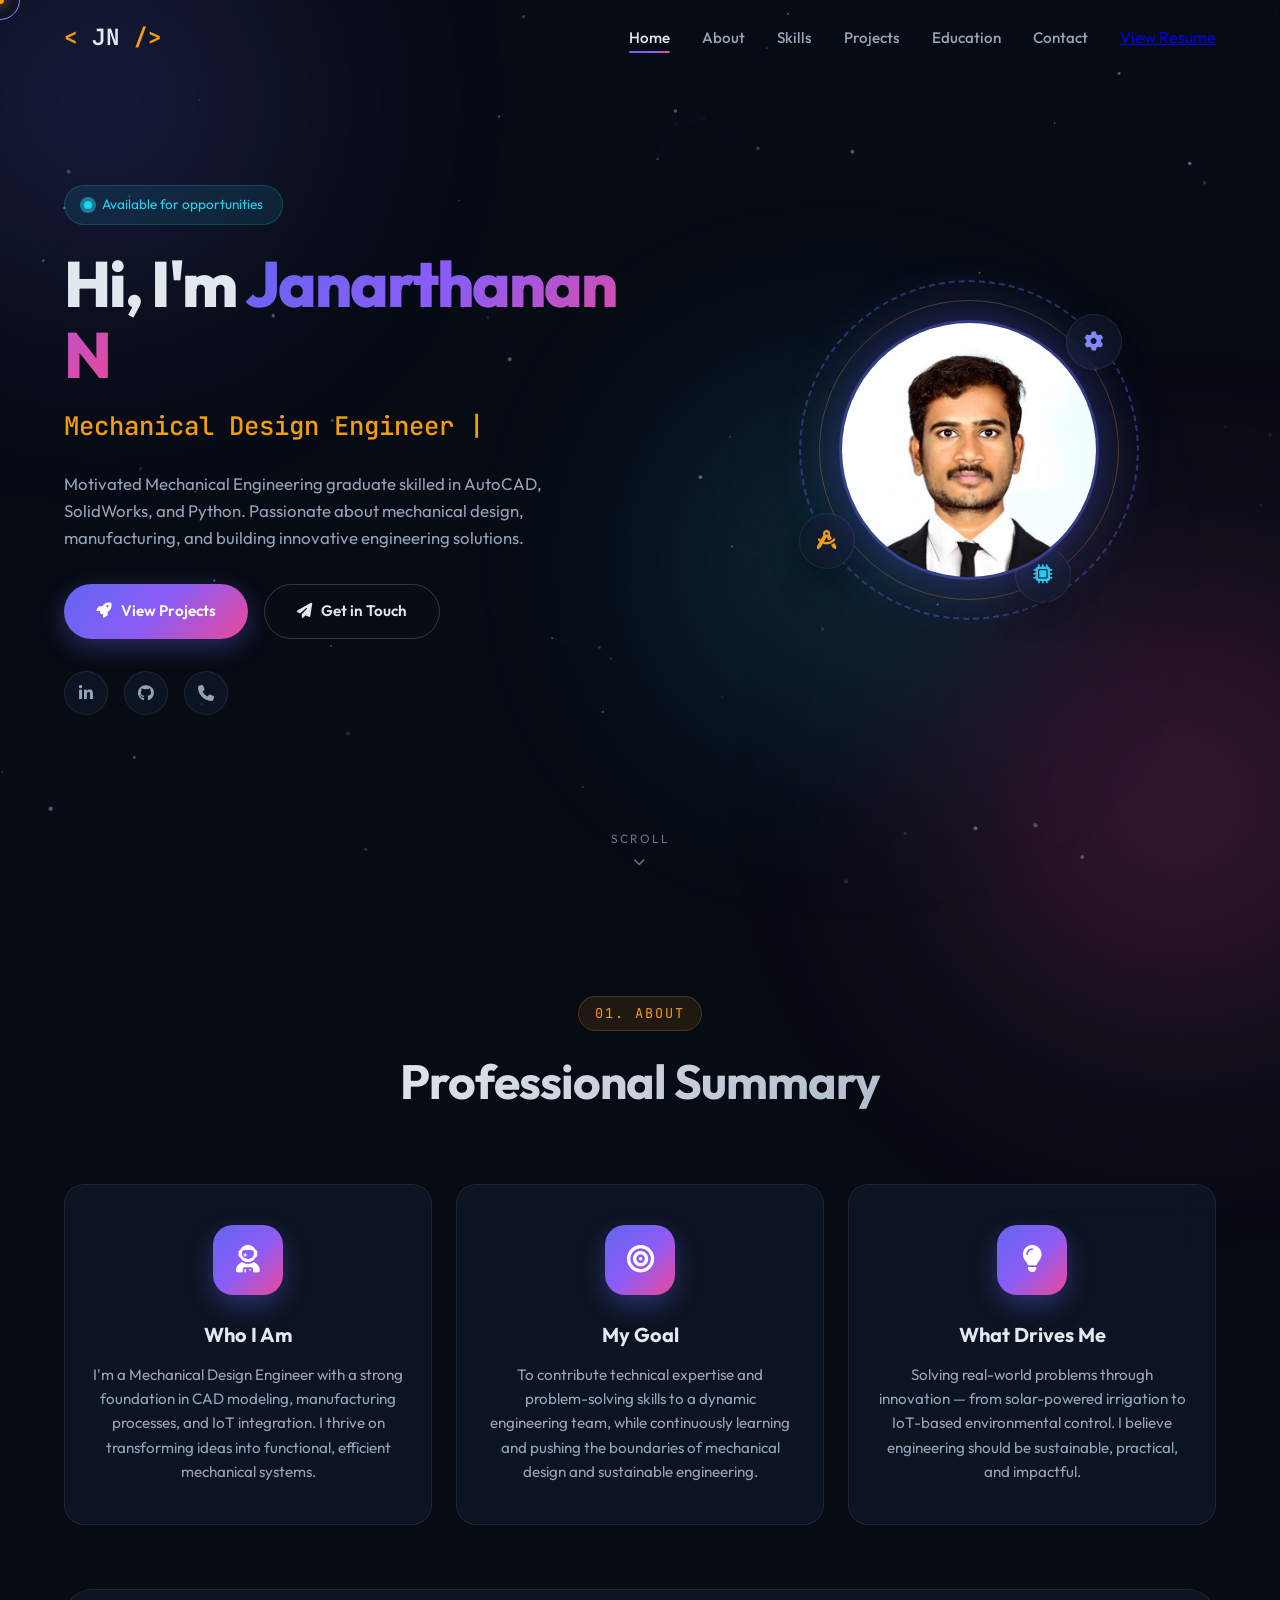
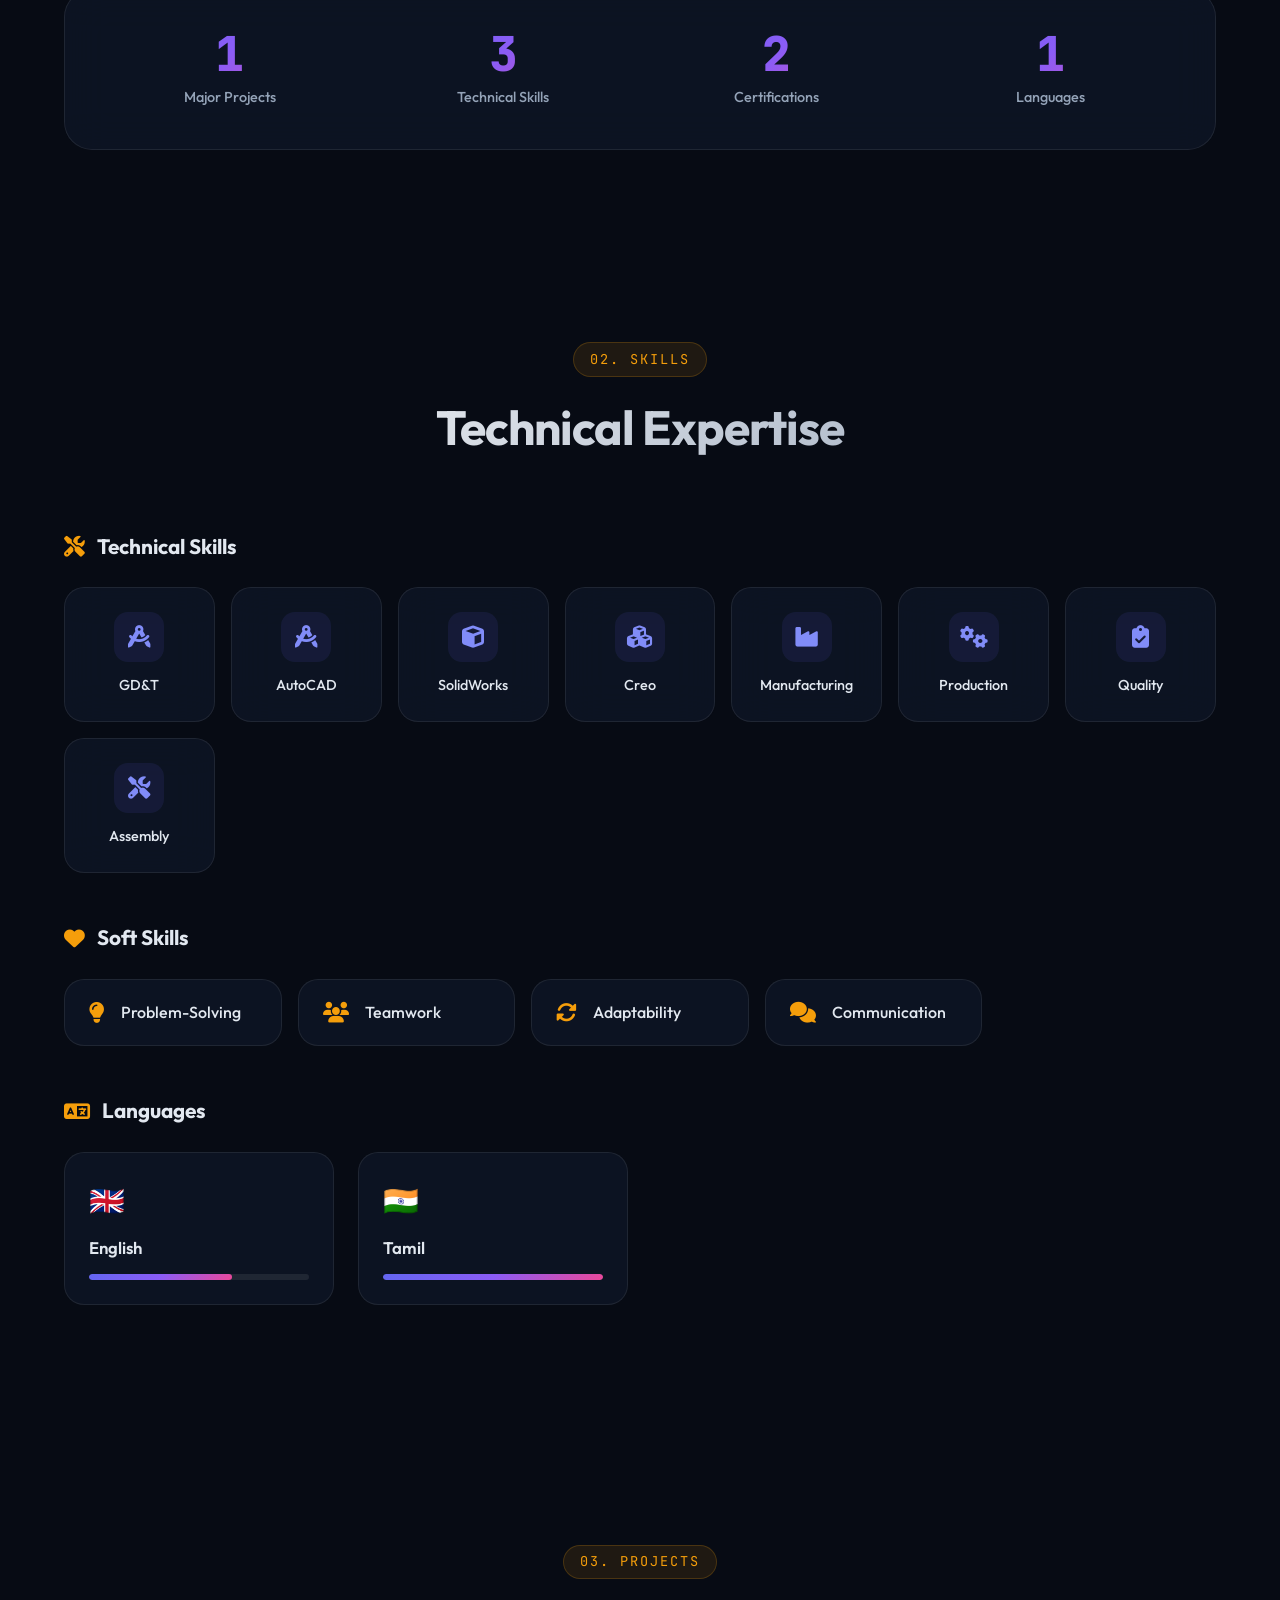
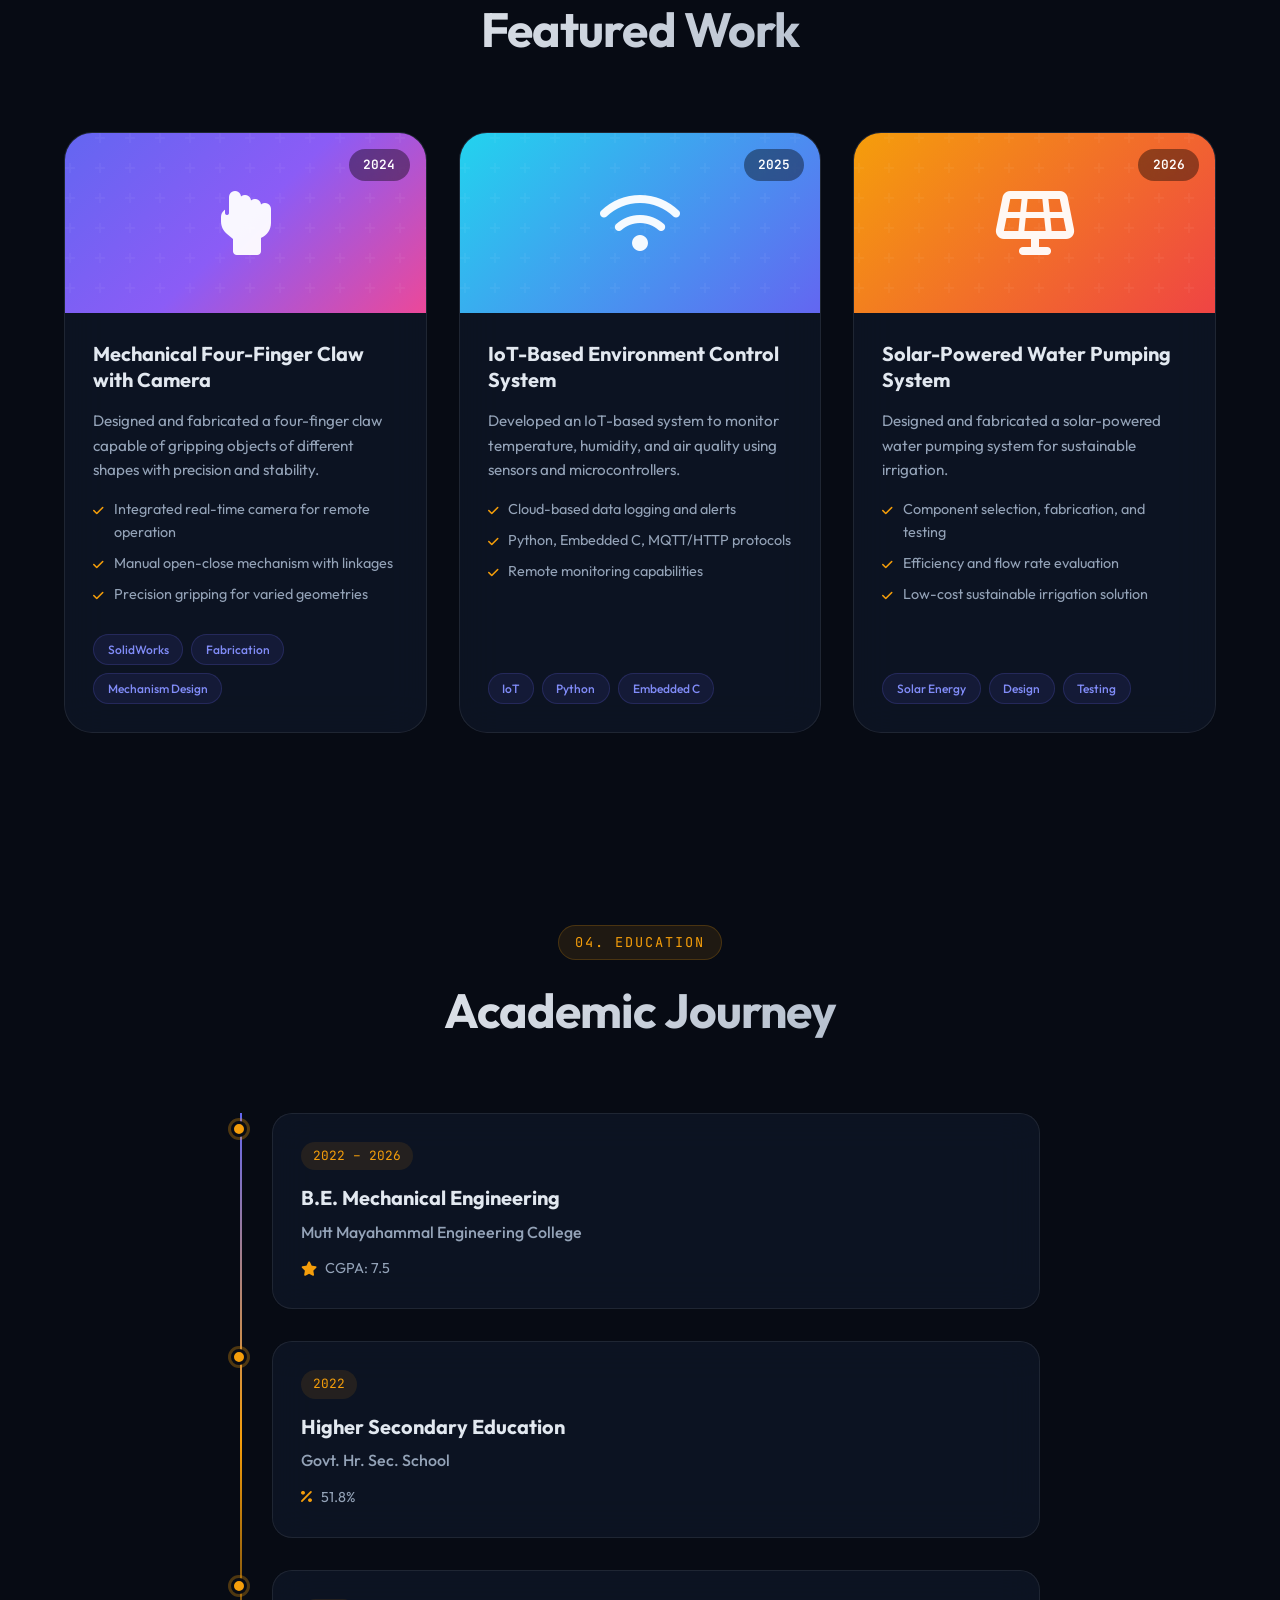
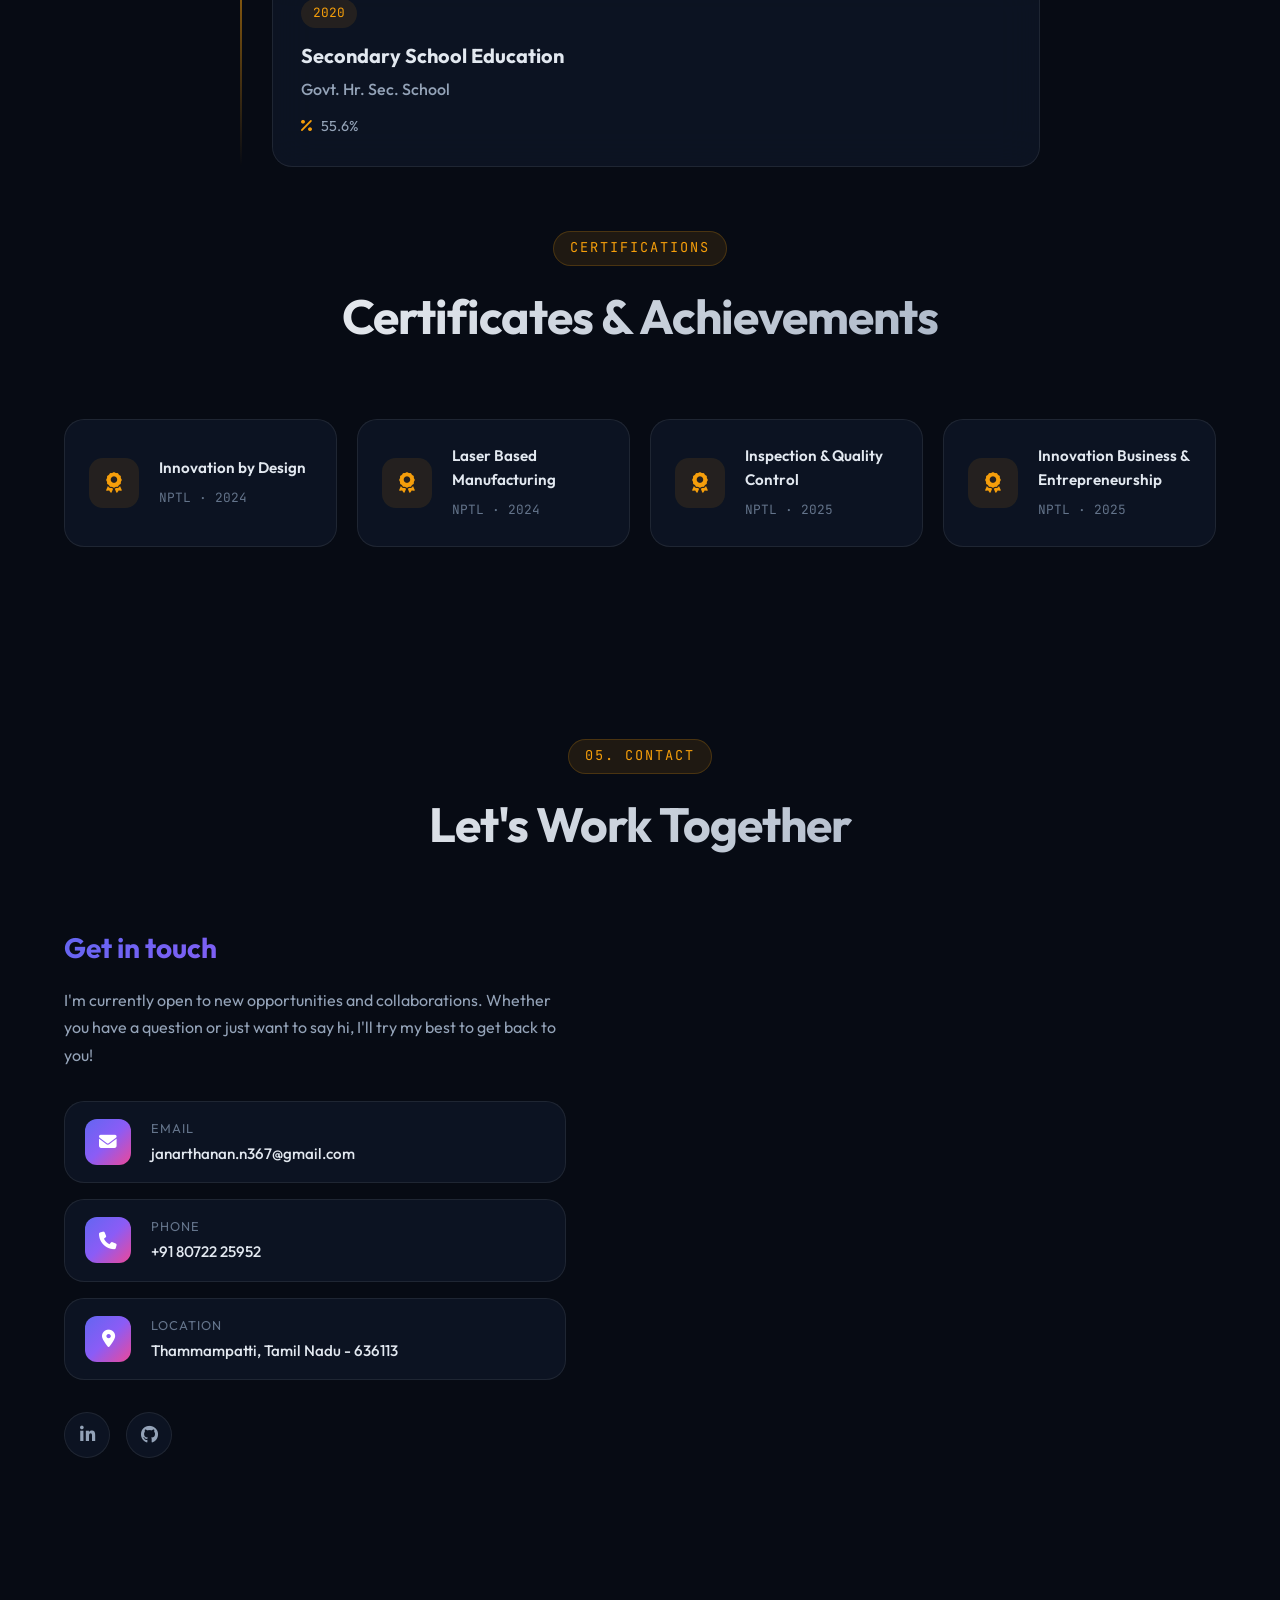
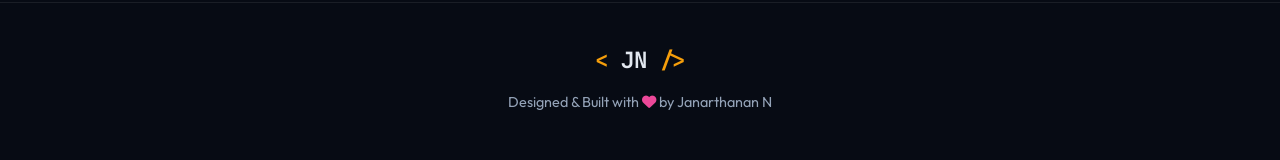
<file: index.html>
<!DOCTYPE html>
<html lang="en">
<head>
  <meta charset="UTF-8">
  <meta name="viewport" content="width=device-width, initial-scale=1.0">
  <meta name="description" content="Janarthanan N - Mechanical Design Engineer Portfolio">
  <title>Janarthanan N | Mechanical Design Engineer</title>
  
  <!-- Font Awesome -->
  <link rel="stylesheet" href="https://cdnjs.cloudflare.com/ajax/libs/font-awesome/6.4.0/css/all.min.css">
  
  <!-- Google Fonts -->
  <link rel="preconnect" href="https://fonts.googleapis.com">
  <link rel="preconnect" href="https://fonts.gstatic.com" crossorigin>
  <link href="https://fonts.googleapis.com/css2?family=Outfit:wght@300;400;500;600;700;800&family=JetBrains+Mono:wght@400;500&display=swap" rel="stylesheet">
  
  <!-- Stylesheet -->
  <link rel="stylesheet" href="style.css">
</head>
<body>

  <!-- Custom Cursor -->
  <div class="cursor-dot" data-cursor-dot></div>
  <div class="cursor-outline" data-cursor-outline></div>

  <!-- Particle Canvas Background -->
  <canvas id="particle-canvas"></canvas>

  <!-- Animated Gradient Orbs -->
  <div class="gradient-orb orb-1"></div>
  <div class="gradient-orb orb-2"></div>
  <div class="gradient-orb orb-3"></div>

  <!-- Scroll Progress Bar -->
  <div class="scroll-progress" id="scrollProgress"></div>

  <!-- Navigation -->
  <nav class="navbar" id="navbar">
    <div class="nav-container">
      <a href="#home" class="nav-logo">
        <span class="logo-bracket">&lt;</span>
        JN
        <span class="logo-bracket">/&gt;</span>
      </a>
      <ul class="nav-menu" id="navMenu">
        <li><a href="#home" class="nav-link active">Home</a></li>
        <li><a href="#about" class="nav-link">About</a></li>
        <li><a href="#skills" class="nav-link">Skills</a></li>
        <li><a href="#projects" class="nav-link">Projects</a></li>
        <li><a href="#education" class="nav-link">Education</a></li>
        <li><a href="#contact" class="nav-link">Contact</a></li>
        <li><a href="resume.html" class="resume-btn" target="_blank">
          View Resume
        </a></li>
      </ul>
      <div class="hamburger" id="hamburger">
        <span></span>
        <span></span>
        <span></span>
      </div>
    </div>
  </nav>

  <!-- Hero Section -->
  <section class="hero section" id="home">
    <div class="hero-container">
      <div class="hero-content">
        <div class="hero-badge reveal">
          <span class="pulse-dot"></span>
          Available for opportunities
        </div>
        <h1 class="hero-title reveal">
          Hi, I'm <span class="gradient-text">Janarthanan N</span>
        </h1>
        <div class="hero-subtitle reveal">
          <span class="typing-text" id="typingText"></span>
          <span class="cursor-blink">|</span>
        </div>
        <p class="hero-description reveal">
          Motivated Mechanical Engineering graduate skilled in AutoCAD, SolidWorks, and Python. 
          Passionate about mechanical design, manufacturing, and building innovative engineering solutions.
        </p>
        <div class="hero-buttons reveal">
          <a href="#projects" class="btn btn-primary">
            <i class="fas fa-rocket"></i> View Projects
          </a>
          <a href="#contact" class="btn btn-outline">
            <i class="fas fa-paper-plane"></i> Get in Touch
          </a>
        </div>
        <div class="hero-socials reveal">
          <a href="https://linkedin.com/in/janarthanan-n-9048a2269" target="_blank" rel="noopener" aria-label="LinkedIn">
            <i class="fab fa-linkedin-in"></i>
          </a>
          <a href="https://github.com/Janarthanan367" target="_blank" rel="noopener" aria-label="GitHub">
            <i class="fab fa-github"></i>
          </a>
          <a href="tel:+918072225952" aria-label="Phone">
            <i class="fas fa-phone"></i>
          </a>
        </div>
      </div>
      <div class="hero-visual reveal">
        <div class="avatar-wrapper">
          <div class="avatar-ring"></div>
          <div class="avatar-ring ring-2"></div>
          <div class="avatar-container">
            <img src="compressed_1000083585.jpg.jpeg" 
                 alt="Janarthanan N" class="avatar-img">
          </div>
          <div class="floating-badge badge-1">
            <i class="fas fa-cog"></i>
          </div>
          <div class="floating-badge badge-2">
            <i class="fas fa-drafting-compass"></i>
          </div>
          <div class="floating-badge badge-3">
            <i class="fas fa-microchip"></i>
          </div>
        </div>
      </div>
    </div>
    <a href="#about" class="scroll-indicator">
      <span>Scroll</span>
      <i class="fas fa-chevron-down"></i>
    </a>
  </section>

  <!-- About / Summary Section -->
  <section class="section" id="about">
    <div class="container">
      <div class="section-header reveal">
        <span class="section-tag">01. About</span>
        <h2 class="section-title">Professional Summary</h2>
      </div>
      <div class="about-grid">
        <div class="about-card glass-card reveal">
          <div class="about-icon">
            <i class="fas fa-user-astronaut"></i>
          </div>
          <h3>Who I Am</h3>
          <p>
            I'm a Mechanical Design Engineer with a strong foundation in CAD modeling, 
            manufacturing processes, and IoT integration. I thrive on transforming 
            ideas into functional, efficient mechanical systems.
          </p>
        </div>
        <div class="about-card glass-card reveal">
          <div class="about-icon">
            <i class="fas fa-bullseye"></i>
          </div>
          <h3>My Goal</h3>
          <p>
            To contribute technical expertise and problem-solving skills to a dynamic 
            engineering team, while continuously learning and pushing the boundaries 
            of mechanical design and sustainable engineering.
          </p>
        </div>
        <div class="about-card glass-card reveal">
          <div class="about-icon">
            <i class="fas fa-lightbulb"></i>
          </div>
          <h3>What Drives Me</h3>
          <p>
            Solving real-world problems through innovation — from solar-powered 
            irrigation to IoT-based environmental control. I believe engineering 
            should be sustainable, practical, and impactful.
          </p>
        </div>
      </div>

      <!-- Stats -->
      <div class="stats-grid reveal">
        <div class="stat-item">
          <div class="stat-number" data-target="3">0</div>
          <div class="stat-label">Major Projects</div>
        </div>
        <div class="stat-item">
          <div class="stat-number" data-target="7">0</div>
          <div class="stat-label">Technical Skills</div>
        </div>
        <div class="stat-item">
          <div class="stat-number" data-target="4">0</div>
          <div class="stat-label">Certifications</div>
        </div>
        <div class="stat-item">
          <div class="stat-number" data-target="2">0</div>
          <div class="stat-label">Languages</div>
        </div>
      </div>
    </div>
  </section>

  <!-- Skills Section -->
  <section class="section" id="skills">
    <div class="container">
      <div class="section-header reveal">
        <span class="section-tag">02. Skills</span>
        <h2 class="section-title">Technical Expertise</h2>
      </div>

      
      <div class="skills-category reveal">
        <h3 class="skills-subtitle">
          <i class="fas fa-tools"></i> Technical Skills
        </h3>

        <div class="skills-grid">

          <!-- GD&T -->
          <div class="skill-card" data-skill="GD&T">
            <div class="skill-icon">
              <i class="fas fa-drafting-compass"></i>
            </div>
            <span>GD&T</span>
          </div>

          <!-- AutoCAD -->
          <div class="skill-card" data-skill="AutoCAD">
            <div class="skill-icon">
              <i class="fas fa-drafting-compass"></i>
            </div>
            <span>AutoCAD</span>
          </div>

          <!-- SolidWorks -->
          <div class="skill-card" data-skill="SolidWorks">
            <div class="skill-icon">
              <i class="fas fa-cube"></i>
            </div>
            <span>SolidWorks</span>
          </div>

          <!-- Creo -->
          <div class="skill-card" data-skill="Creo">
            <div class="skill-icon">
              <i class="fas fa-cubes"></i>
            </div>
            <span>Creo</span>
          </div>

          <!-- Manufacturing -->
          <div class="skill-card" data-skill="Manufacturing">
            <div class="skill-icon">
              <i class="fas fa-industry"></i>
            </div>
            <span>Manufacturing</span>
          </div>

          <!-- Production -->
          <div class="skill-card" data-skill="Production">
            <div class="skill-icon">
              <i class="fas fa-cogs"></i>
            </div>
            <span>Production</span>
          </div>

          <!-- Quality -->
          <div class="skill-card" data-skill="Quality">
            <div class="skill-icon">
              <i class="fas fa-clipboard-check"></i>
            </div>
            <span>Quality</span>
          </div>

          <!-- Assembly -->
          <div class="skill-card" data-skill="Assembly">
            <div class="skill-icon">
              <i class="fas fa-tools"></i>
            </div>
            <span>Assembly</span>
          </div>

        </div>
      </div>


      <div class="skills-category reveal">
        <h3 class="skills-subtitle"><i class="fas fa-heart"></i> Soft Skills</h3>
        <div class="soft-skills-grid">
          <div class="soft-skill-card">
            <i class="fas fa-lightbulb"></i>
            <span>Problem-Solving</span>
          </div>
          <div class="soft-skill-card">
            <i class="fas fa-users"></i>
            <span>Teamwork</span>
          </div>
          <div class="soft-skill-card">
            <i class="fas fa-sync-alt"></i>
            <span>Adaptability</span>
          </div>
          <div class="soft-skill-card">
            <i class="fas fa-comments"></i>
            <span>Communication</span>
          </div>
        </div>
      </div>

      <div class="skills-category reveal">
        <h3 class="skills-subtitle"><i class="fas fa-language"></i> Languages</h3>
        <div class="language-grid">
          <div class="language-card">
            <div class="lang-flag">🇬🇧</div>
            <span>English</span>
            <div class="lang-bar"><div class="lang-fill" style="width: 65%"></div></div>
          </div>
          <div class="language-card">
            <div class="lang-flag">🇮🇳</div>
            <span>Tamil</span>
            <div class="lang-bar"><div class="lang-fill" style="width: 100%"></div></div>
          </div>
        </div>
      </div>
    </div>
  </section>

  <!-- Projects Section -->
  <section class="section" id="projects">
    <div class="container">
      <div class="section-header reveal">
        <span class="section-tag">03. Projects</span>
        <h2 class="section-title">Featured Work</h2>
      </div>

      <div class="projects-grid">

        <!-- Project 1 -->
        <div class="project-card reveal">
          <div class="project-image">
            <div class="project-overlay"></div>
            <i class="fas fa-hand-rock project-icon"></i>
            <span class="project-year">2024</span>
          </div>
          <div class="project-body">
            <h3 class="project-title">Mechanical Four-Finger Claw with Camera</h3>
            <p class="project-text">
              Designed and fabricated a four-finger claw capable of gripping objects 
              of different shapes with precision and stability.
            </p>
            <ul class="project-features">
              <li><i class="fas fa-check"></i> Integrated real-time camera for remote operation</li>
              <li><i class="fas fa-check"></i> Manual open-close mechanism with linkages</li>
              <li><i class="fas fa-check"></i> Precision gripping for varied geometries</li>
            </ul>
            <div class="project-tags">
              <span>SolidWorks</span>
              <span>Fabrication</span>
              <span>Mechanism Design</span>
            </div>
          </div>
        </div>

        <!-- Project 2 -->
        <div class="project-card reveal">
          <div class="project-image">
            <div class="project-overlay"></div>
            <i class="fas fa-wifi project-icon"></i>
            <span class="project-year">2025</span>
          </div>
          <div class="project-body">
            <h3 class="project-title">IoT-Based Environment Control System</h3>
            <p class="project-text">
              Developed an IoT-based system to monitor temperature, humidity, and 
              air quality using sensors and microcontrollers.
            </p>
            <ul class="project-features">
              <li><i class="fas fa-check"></i> Cloud-based data logging and alerts</li>
              <li><i class="fas fa-check"></i> Python, Embedded C, MQTT/HTTP protocols</li>
              <li><i class="fas fa-check"></i> Remote monitoring capabilities</li>
            </ul>
            <div class="project-tags">
              <span>IoT</span>
              <span>Python</span>
              <span>Embedded C</span>
            </div>
          </div>
        </div>

        <!-- Project 3 -->
        <div class="project-card reveal">
          <div class="project-image">
            <div class="project-overlay"></div>
            <i class="fas fa-solar-panel project-icon"></i>
            <span class="project-year">2026</span>
          </div>
          <div class="project-body">
            <h3 class="project-title">Solar-Powered Water Pumping System</h3>
            <p class="project-text">
              Designed and fabricated a solar-powered water pumping system for 
              sustainable irrigation.
            </p>
            <ul class="project-features">
              <li><i class="fas fa-check"></i> Component selection, fabrication, and testing</li>
              <li><i class="fas fa-check"></i> Efficiency and flow rate evaluation</li>
              <li><i class="fas fa-check"></i> Low-cost sustainable irrigation solution</li>
            </ul>
            <div class="project-tags">
              <span>Solar Energy</span>
              <span>Design</span>
              <span>Testing</span>
            </div>
          </div>
        </div>

      </div>
    </div>
  </section>

  <!-- Education & Certificates Section -->
  <section class="section" id="education">
    <div class="container">
      <div class="section-header reveal">
        <span class="section-tag">04. Education</span>
        <h2 class="section-title">Academic Journey</h2>
      </div>

      <div class="timeline">
        <div class="timeline-item reveal">
          <div class="timeline-dot"></div>
          <div class="timeline-content glass-card">
            <span class="timeline-year">2022 – 2026</span>
            <h3>B.E. Mechanical Engineering</h3>
            <h4>Mutt Mayahammal Engineering College</h4>
            <p><i class="fas fa-star"></i> CGPA: 7.5</p>
          </div>
        </div>

        <div class="timeline-item reveal">
          <div class="timeline-dot"></div>
          <div class="timeline-content glass-card">
            <span class="timeline-year">2022</span>
            <h3>Higher Secondary Education</h3>
            <h4>Govt. Hr. Sec. School</h4>
            <p><i class="fas fa-percent"></i> 51.8%</p>
          </div>
        </div>

        <div class="timeline-item reveal">
          <div class="timeline-dot"></div>
          <div class="timeline-content glass-card">
            <span class="timeline-year">2020</span>
            <h3>Secondary School Education</h3>
            <h4>Govt. Hr. Sec. School</h4>
            <p><i class="fas fa-percent"></i> 55.6%</p>
          </div>
        </div>
      </div>

      <div class="section-header reveal" style="margin-top: 4rem;">
        <span class="section-tag">Certifications</span>
        <h2 class="section-title">Certificates & Achievements</h2>
      </div>

      <div class="certificates-grid">
        <div class="cert-card reveal">
          <div class="cert-icon"><i class="fas fa-award"></i></div>
          <div class="cert-info">
            <h4>Innovation by Design</h4>
            <span>NPTL · 2024</span>
          </div>
        </div>
        <div class="cert-card reveal">
          <div class="cert-icon"><i class="fas fa-award"></i></div>
          <div class="cert-info">
            <h4>Laser Based Manufacturing</h4>
            <span>NPTL · 2024</span>
          </div>
        </div>
        <div class="cert-card reveal">
          <div class="cert-icon"><i class="fas fa-award"></i></div>
          <div class="cert-info">
            <h4>Inspection & Quality Control</h4>
            <span>NPTL · 2025</span>
          </div>
        </div>
        <div class="cert-card reveal">
          <div class="cert-icon"><i class="fas fa-award"></i></div>
          <div class="cert-info">
            <h4>Innovation Business & Entrepreneurship</h4>
            <span>NPTL · 2025</span>
          </div>
        </div>
      </div>
    </div>
  </section>

  <!-- Contact Section -->
  <section class="section" id="contact">
    <div class="container">
      <div class="section-header reveal">
        <span class="section-tag">05. Contact</span>
        <h2 class="section-title">Let's Work Together</h2>
      </div>

      <div class="contact-grid">
        <div class="contact-info reveal">
          <h3>Get in touch</h3>
          <p>I'm currently open to new opportunities and collaborations. 
             Whether you have a question or just want to say hi, 
             I'll try my best to get back to you!</p>

          <div class="contact-items">
            <a href="mailto:janarthanan.n367@gmail.com" class="contact-item">
              <div class="contact-icon"><i class="fas fa-envelope"></i></div>
              <div>
                <span>Email</span>
                <strong>janarthanan.n367@gmail.com</strong>
              </div>
            </a>
            <a href="tel:+918072225952" class="contact-item">
              <div class="contact-icon"><i class="fas fa-phone"></i></div>
              <div>
                <span>Phone</span>
                <strong>+91 80722 25952</strong>
              </div>
            </a>
            <div class="contact-item">
              <div class="contact-icon"><i class="fas fa-map-marker-alt"></i></div>
              <div>
                <span>Location</span>
                <strong>Thammampatti, Tamil Nadu - 636113</strong>
              </div>
            </div>
          </div>

          <div class="contact-socials">
            <a href="https://linkedin.com/in/janarthanan-n-9048a2269" target="_blank" rel="noopener">
              <i class="fab fa-linkedin-in"></i>
            </a>
            <a href="https://github.com/Janarthanan367" target="_blank" rel="noopener">
              <i class="fab fa-github"></i>
            </a>
          </div>
        </div>
        </form>
      </div>
    </div>
  </section>

  <!-- Footer -->
  <footer class="footer">
    <div class="container">
      <div class="footer-content">
        <div class="footer-logo">
          <span class="logo-bracket">&lt;</span> JN <span class="logo-bracket">/&gt;</span>
        </div>
        <p>Designed & Built with <i class="fas fa-heart"></i> by Janarthanan N</p>
      </div>
    </div>
  </footer>

  <!-- Scroll to Top Button -->
  <button class="scroll-top" id="scrollTop" aria-label="Scroll to top">
    <i class="fas fa-arrow-up"></i>
  </button>

  <!-- Script -->
  <script src="script.js"></script>
</body>
</html>
</file>
<file: style.css>
/* =====================================================
   RESET & VARIABLES
   ===================================================== */
*,
*::before,
*::after {
  margin: 0;
  padding: 0;
  box-sizing: border-box;
}

:root {
  --bg-dark: #070b14;
  --bg-dark-2: #0a1020;
  --surface: rgba(18, 26, 44, 0.6);
  --surface-light: rgba(30, 41, 64, 0.5);
  --border: rgba(255, 255, 255, 0.08);
  --border-hover: rgba(255, 255, 255, 0.18);

  --primary: #6366f1;
  --primary-light: #818cf8;
  --accent: #f59e0b;
  --accent-light: #fbbf24;
  --cyan: #22d3ee;
  --pink: #ec4899;

  --text: #e2e8f0;
  --text-muted: #94a3b8;
  --text-dim: #64748b;

  --gradient-1: linear-gradient(135deg, #6366f1 0%, #8b5cf6 50%, #ec4899 100%);
  --gradient-2: linear-gradient(135deg, #f59e0b 0%, #ef4444 100%);
  --gradient-3: linear-gradient(135deg, #22d3ee 0%, #6366f1 100%);

  --shadow-sm: 0 4px 16px rgba(0, 0, 0, 0.2);
  --shadow-md: 0 12px 32px rgba(0, 0, 0, 0.3);
  --shadow-lg: 0 24px 64px rgba(0, 0, 0, 0.4);
  --shadow-glow: 0 0 40px rgba(99, 102, 241, 0.3);

  --radius-sm: 12px;
  --radius: 20px;
  --radius-lg: 28px;
  --radius-full: 999px;

  --transition: all 0.3s cubic-bezier(0.4, 0, 0.2, 1);
  --transition-slow: all 0.6s cubic-bezier(0.4, 0, 0.2, 1);
}

html {
  scroll-behavior: smooth;
  scroll-padding-top: 80px;
}

body {
  font-family: 'Outfit', sans-serif;
  background: var(--bg-dark);
  color: var(--text);
  line-height: 1.6;
  overflow-x: hidden;
  position: relative;
  min-height: 100vh;
}

/* Hide default cursor on desktop for custom cursor */
@media (pointer: fine) {
  body {
    cursor: none;
  }
  a, button, input, textarea, .skill-card, .project-card {
    cursor: none;
  }
}

/* =====================================================
   CUSTOM CURSOR
   ===================================================== */
.cursor-dot,
.cursor-outline {
  position: fixed;
  top: 0;
  left: 0;
  transform: translate(-50%, -50%);
  border-radius: 50%;
  pointer-events: none;
  z-index: 10000;
  transition: opacity 0.3s ease;
}

.cursor-dot {
  width: 8px;
  height: 8px;
  background: var(--accent);
  box-shadow: 0 0 12px var(--accent);
}

.cursor-outline {
  width: 40px;
  height: 40px;
  border: 1.5px solid var(--primary-light);
  transition: transform 0.15s ease, width 0.2s ease, height 0.2s ease, background 0.2s ease;
}

.cursor-outline.hover {
  width: 70px;
  height: 70px;
  background: rgba(99, 102, 241, 0.1);
  border-color: var(--accent);
}

@media (pointer: coarse) {
  .cursor-dot,
  .cursor-outline {
    display: none;
  }
}

/* =====================================================
   PARTICLE CANVAS & BACKGROUND
   ===================================================== */
#particle-canvas {
  position: fixed;
  top: 0;
  left: 0;
  width: 100%;
  height: 100%;
  z-index: -2;
  pointer-events: none;
}

.gradient-orb {
  position: fixed;
  border-radius: 50%;
  filter: blur(120px);
  opacity: 0.35;
  z-index: -1;
  pointer-events: none;
  animation: orbFloat 20s ease-in-out infinite;
}

.orb-1 {
  width: 500px;
  height: 500px;
  background: radial-gradient(circle, #6366f1, transparent 70%);
  top: -150px;
  left: -150px;
}

.orb-2 {
  width: 600px;
  height: 600px;
  background: radial-gradient(circle, #ec4899, transparent 70%);
  bottom: -200px;
  right: -200px;
  animation-delay: -7s;
}

.orb-3 {
  width: 400px;
  height: 400px;
  background: radial-gradient(circle, #22d3ee, transparent 70%);
  top: 40%;
  left: 50%;
  animation-delay: -14s;
}

@keyframes orbFloat {
  0%, 100% { transform: translate(0, 0) scale(1); }
  33% { transform: translate(60px, -60px) scale(1.1); }
  66% { transform: translate(-40px, 40px) scale(0.9); }
}

/* =====================================================
   SCROLL PROGRESS BAR
   ===================================================== */
.scroll-progress {
  position: fixed;
  top: 0;
  left: 0;
  height: 3px;
  width: 0%;
  background: var(--gradient-1);
  z-index: 9999;
  box-shadow: 0 0 12px rgba(99, 102, 241, 0.6);
  transition: width 0.1s ease;
}

/* =====================================================
   NAVIGATION
   ===================================================== */
.navbar {
  position: fixed;
  top: 0;
  left: 0;
  width: 100%;
  padding: 1.25rem 0;
  z-index: 1000;
  transition: var(--transition);
}

.navbar.scrolled {
  background: rgba(7, 11, 20, 0.8);
  backdrop-filter: blur(20px);
  -webkit-backdrop-filter: blur(20px);
  border-bottom: 1px solid var(--border);
  padding: 0.85rem 0;
}

.nav-container {
  max-width: 1200px;
  margin: 0 auto;
  padding: 0 1.5rem;
  display: flex;
  justify-content: space-between;
  align-items: center;
}

.nav-logo {
  font-family: 'JetBrains Mono', monospace;
  font-size: 1.4rem;
  font-weight: 700;
  color: var(--text);
  text-decoration: none;
  letter-spacing: 1px;
}

.logo-bracket {
  color: var(--accent);
}

.nav-menu {
  display: flex;
  gap: 2rem;
  list-style: none;
}

.nav-link {
  color: var(--text-muted);
  text-decoration: none;
  font-weight: 500;
  font-size: 0.95rem;
  position: relative;
  transition: var(--transition);
  padding: 0.25rem 0;
}

.nav-link::after {
  content: '';
  position: absolute;
  bottom: -2px;
  left: 0;
  width: 0;
  height: 2px;
  background: var(--gradient-1);
  transition: width 0.3s ease;
  border-radius: 2px;
}

.nav-link:hover,
.nav-link.active {
  color: var(--text);
}

.nav-link:hover::after,
.nav-link.active::after {
  width: 100%;
}

.hamburger {
  display: none;
  flex-direction: column;
  gap: 6px;
  cursor: pointer;
  z-index: 1001;
}

.hamburger span {
  width: 26px;
  height: 2px;
  background: var(--text);
  border-radius: 2px;
  transition: var(--transition);
}

.hamburger.active span:nth-child(1) {
  transform: translateY(8px) rotate(45deg);
}
.hamburger.active span:nth-child(2) {
  opacity: 0;
}
.hamburger.active span:nth-child(3) {
  transform: translateY(-8px) rotate(-45deg);
}

/* =====================================================
   SECTIONS & CONTAINER
   ===================================================== */
.section {
  padding: 6rem 0;
  position: relative;
}

.container {
  max-width: 1200px;
  margin: 0 auto;
  padding: 0 1.5rem;
}

.section-header {
  text-align: center;
  margin-bottom: 4rem;
}

.section-tag {
  display: inline-block;
  font-family: 'JetBrains Mono', monospace;
  font-size: 0.85rem;
  color: var(--accent);
  letter-spacing: 2px;
  text-transform: uppercase;
  margin-bottom: 0.75rem;
  padding: 0.35rem 1rem;
  background: rgba(245, 158, 11, 0.1);
  border: 1px solid rgba(245, 158, 11, 0.2);
  border-radius: var(--radius-full);
}

.section-title {
  font-size: clamp(2rem, 5vw, 3rem);
  font-weight: 700;
  background: linear-gradient(135deg, #fff 0%, #94a3b8 100%);
  -webkit-background-clip: text;
  -webkit-text-fill-color: transparent;
  background-clip: text;
  letter-spacing: -0.02em;
}

/* =====================================================
   GLASS CARD
   ===================================================== */
.glass-card {
  background: var(--surface);
  backdrop-filter: blur(20px);
  -webkit-backdrop-filter: blur(20px);
  border: 1px solid var(--border);
  border-radius: var(--radius);
  padding: 2rem;
  transition: var(--transition);
}

.glass-card:hover {
  border-color: var(--border-hover);
  background: var(--surface-light);
}

/* =====================================================
   BUTTONS
   ===================================================== */
.btn {
  display: inline-flex;
  align-items: center;
  gap: 0.6rem;
  padding: 0.9rem 2rem;
  border-radius: var(--radius-full);
  font-family: inherit;
  font-size: 0.95rem;
  font-weight: 600;
  text-decoration: none;
  border: none;
  cursor: pointer;
  transition: var(--transition);
  position: relative;
  overflow: hidden;
}

.btn-primary {
  background: var(--gradient-1);
  color: white;
  box-shadow: 0 8px 24px rgba(99, 102, 241, 0.35);
}

.btn-primary:hover {
  transform: translateY(-3px);
  box-shadow: 0 12px 32px rgba(99, 102, 241, 0.5);
}

.btn-outline {
  background: transparent;
  color: var(--text);
  border: 1.5px solid var(--border-hover);
}

.btn-outline:hover {
  background: rgba(255, 255, 255, 0.05);
  border-color: var(--accent);
  color: var(--accent);
  transform: translateY(-3px);
}

.btn-full {
  width: 100%;
  justify-content: center;
}

/* =====================================================
   HERO SECTION
   ===================================================== */
.hero {
  min-height: 100vh;
  display: flex;
  align-items: center;
  padding-top: 6rem;
}

.hero-container {
  max-width: 1200px;
  margin: 0 auto;
  padding: 0 1.5rem;
  display: grid;
  grid-template-columns: 1.2fr 1fr;
  gap: 4rem;
  align-items: center;
  width: 100%;
}

.hero-badge {
  display: inline-flex;
  align-items: center;
  gap: 0.6rem;
  padding: 0.5rem 1.2rem;
  background: rgba(34, 211, 238, 0.1);
  border: 1px solid rgba(34, 211, 238, 0.2);
  border-radius: var(--radius-full);
  font-size: 0.85rem;
  color: var(--cyan);
  margin-bottom: 1.5rem;
}

.pulse-dot {
  width: 8px;
  height: 8px;
  background: var(--cyan);
  border-radius: 50%;
  position: relative;
}

.pulse-dot::after {
  content: '';
  position: absolute;
  inset: -4px;
  border-radius: 50%;
  background: var(--cyan);
  opacity: 0.5;
  animation: pulse 1.5s ease-out infinite;
}

@keyframes pulse {
  0% { transform: scale(1); opacity: 0.5; }
  100% { transform: scale(2.5); opacity: 0; }
}

.hero-title {
  font-size: clamp(2.2rem, 5vw, 4rem);
  font-weight: 800;
  line-height: 1.1;
  letter-spacing: -0.03em;
  margin-bottom: 1rem;
}

.gradient-text {
  background: var(--gradient-1);
  -webkit-background-clip: text;
  -webkit-text-fill-color: transparent;
  background-clip: text;
}

.hero-subtitle {
  font-size: clamp(1.2rem, 3vw, 1.6rem);
  font-weight: 500;
  color: var(--text-muted);
  margin-bottom: 1.5rem;
  font-family: 'JetBrains Mono', monospace;
  min-height: 2rem;
}

.typing-text {
  color: var(--accent);
}

.cursor-blink {
  color: var(--accent);
  animation: blink 1s step-end infinite;
}

@keyframes blink {
  0%, 100% { opacity: 1; }
  50% { opacity: 0; }
}

.hero-description {
  font-size: 1.05rem;
  color: var(--text-muted);
  margin-bottom: 2rem;
  max-width: 520px;
}

.hero-buttons {
  display: flex;
  gap: 1rem;
  margin-bottom: 2rem;
  flex-wrap: wrap;
}

.hero-socials {
  display: flex;
  gap: 1rem;
}

.hero-socials a {
  width: 44px;
  height: 44px;
  display: flex;
  align-items: center;
  justify-content: center;
  border-radius: 50%;
  background: var(--surface);
  border: 1px solid var(--border);
  color: var(--text-muted);
  text-decoration: none;
  transition: var(--transition);
  font-size: 1rem;
}

.hero-socials a:hover {
  color: white;
  background: var(--primary);
  border-color: var(--primary);
  transform: translateY(-4px);
  box-shadow: 0 8px 20px rgba(99, 102, 241, 0.4);
}

/* Hero Visual / Avatar */
.hero-visual {
  display: flex;
  justify-content: center;
  align-items: center;
  position: relative;
}

.avatar-wrapper {
  position: relative;
  width: 340px;
  height: 340px;
  display: flex;
  align-items: center;
  justify-content: center;
}

.avatar-ring {
  position: absolute;
  inset: 0;
  border-radius: 50%;
  border: 2px dashed rgba(99, 102, 241, 0.4);
  animation: rotate 20s linear infinite;
}

.avatar-ring.ring-2 {
  inset: 20px;
  border: 1px solid rgba(245, 158, 11, 0.3);
  animation: rotate 15s linear infinite reverse;
}

@keyframes rotate {
  to { transform: rotate(360deg); }
}

.avatar-container {
  width: 260px;
  height: 260px;
  border-radius: 50%;
  overflow: hidden;
  border: 3px solid rgba(99, 102, 241, 0.5);
  box-shadow: 0 0 60px rgba(99, 102, 241, 0.4), inset 0 0 40px rgba(99, 102, 241, 0.2);
  position: relative;
  z-index: 2;
}

.avatar-img {
  width: 100%;
  height: 100%;
  object-fit: cover;
}

.floating-badge {
  position: absolute;
  width: 56px;
  height: 56px;
  border-radius: 50%;
  background: var(--surface);
  backdrop-filter: blur(10px);
  border: 1px solid var(--border);
  display: flex;
  align-items: center;
  justify-content: center;
  color: var(--accent);
  font-size: 1.2rem;
  box-shadow: var(--shadow-md);
  animation: floatBadge 4s ease-in-out infinite;
}

.badge-1 { top: 10%; right: 5%; animation-delay: 0s; color: var(--primary-light); }
.badge-2 { bottom: 15%; left: 0%; animation-delay: -1.3s; color: var(--accent); }
.badge-3 { bottom: 5%; right: 20%; animation-delay: -2.6s; color: var(--cyan); }

@keyframes floatBadge {
  0%, 100% { transform: translateY(0); }
  50% { transform: translateY(-15px); }
}

.scroll-indicator {
  position: absolute;
  bottom: 2rem;
  left: 50%;
  transform: translateX(-50%);
  display: flex;
  flex-direction: column;
  align-items: center;
  gap: 0.5rem;
  color: var(--text-dim);
  text-decoration: none;
  font-size: 0.75rem;
  letter-spacing: 2px;
  text-transform: uppercase;
  transition: var(--transition);
  animation: bounce 2s infinite;
}

.scroll-indicator:hover {
  color: var(--accent);
}

@keyframes bounce {
  0%, 20%, 50%, 80%, 100% { transform: translateX(-50%) translateY(0); }
  40% { transform: translateX(-50%) translateY(-8px); }
  60% { transform: translateX(-50%) translateY(-4px); }
}

/* =====================================================
   ABOUT SECTION
   ===================================================== */
.about-grid {
  display: grid;
  grid-template-columns: repeat(3, 1fr);
  gap: 1.5rem;
  margin-bottom: 4rem;
}

.about-card {
  text-align: center;
  padding: 2.5rem 1.75rem;
}

.about-icon {
  width: 70px;
  height: 70px;
  margin: 0 auto 1.5rem;
  border-radius: 20px;
  background: var(--gradient-1);
  display: flex;
  align-items: center;
  justify-content: center;
  font-size: 1.7rem;
  color: white;
  box-shadow: 0 10px 24px rgba(99, 102, 241, 0.35);
}

.about-card h3 {
  font-size: 1.25rem;
  margin-bottom: 0.75rem;
  color: var(--text);
}

.about-card p {
  color: var(--text-muted);
  font-size: 0.95rem;
}

/* Stats */
.stats-grid {
  display: grid;
  grid-template-columns: repeat(4, 1fr);
  gap: 1.5rem;
  padding: 2.5rem;
  background: var(--surface);
  backdrop-filter: blur(20px);
  border: 1px solid var(--border);
  border-radius: var(--radius-lg);
}

.stat-item {
  text-align: center;
}

.stat-number {
  font-size: clamp(2rem, 4vw, 3rem);
  font-weight: 800;
  background: var(--gradient-1);
  -webkit-background-clip: text;
  -webkit-text-fill-color: transparent;
  background-clip: text;
  line-height: 1;
  margin-bottom: 0.5rem;
  font-family: 'JetBrains Mono', monospace;
}

.stat-label {
  color: var(--text-muted);
  font-size: 0.9rem;
  font-weight: 500;
}

/* =====================================================
   SKILLS SECTION
   ===================================================== */
.skills-category {
  margin-bottom: 3rem;
}

.skills-subtitle {
  font-size: 1.3rem;
  margin-bottom: 1.5rem;
  display: flex;
  align-items: center;
  gap: 0.75rem;
  color: var(--text);
}

.skills-subtitle i {
  color: var(--accent);
}

.skills-grid {
  display: grid;
  grid-template-columns: repeat(auto-fill, minmax(150px, 1fr));
  gap: 1rem;
}

.skill-card {
  display: flex;
  flex-direction: column;
  align-items: center;
  gap: 0.75rem;
  padding: 1.5rem 1rem;
  background: var(--surface);
  backdrop-filter: blur(20px);
  border: 1px solid var(--border);
  border-radius: var(--radius);
  transition: var(--transition);
  cursor: pointer;
  position: relative;
  overflow: hidden;
}

.skill-card::before {
  content: '';
  position: absolute;
  top: 0;
  left: 0;
  width: 100%;
  height: 3px;
  background: var(--gradient-1);
  transform: scaleX(0);
  transform-origin: left;
  transition: transform 0.3s ease;
}

.skill-card:hover::before {
  transform: scaleX(1);
}

.skill-card:hover {
  transform: translateY(-8px);
  border-color: var(--border-hover);
  box-shadow: var(--shadow-glow);
}

.skill-icon {
  width: 50px;
  height: 50px;
  border-radius: 14px;
  background: rgba(99, 102, 241, 0.1);
  display: flex;
  align-items: center;
  justify-content: center;
  font-size: 1.4rem;
  color: var(--primary-light);
  transition: var(--transition);
}

.skill-card:hover .skill-icon {
  background: var(--gradient-1);
  color: white;
  transform: rotate(-8deg) scale(1.1);
}

.skill-card span {
  font-size: 0.9rem;
  font-weight: 500;
  color: var(--text);
  text-align: center;
}

/* Soft Skills */
.soft-skills-grid {
  display: grid;
  grid-template-columns: repeat(auto-fill, minmax(200px, 1fr));
  gap: 1rem;
}

.soft-skill-card {
  display: flex;
  align-items: center;
  gap: 1rem;
  padding: 1.25rem 1.5rem;
  background: var(--surface);
  border: 1px solid var(--border);
  border-radius: var(--radius);
  transition: var(--transition);
}

.soft-skill-card:hover {
  border-color: var(--accent);
  transform: translateX(8px);
  background: rgba(245, 158, 11, 0.05);
}

.soft-skill-card i {
  font-size: 1.3rem;
  color: var(--accent);
}

.soft-skill-card span {
  font-weight: 500;
}

/* Languages */
.language-grid {
  display: grid;
  grid-template-columns: repeat(auto-fill, minmax(250px, 1fr));
  gap: 1.5rem;
}

.language-card {
  padding: 1.5rem;
  background: var(--surface);
  border: 1px solid var(--border);
  border-radius: var(--radius);
  display: flex;
  flex-direction: column;
  gap: 0.75rem;
  transition: var(--transition);
}

.language-card:hover {
  border-color: var(--border-hover);
  transform: translateY(-4px);
}

.lang-flag {
  font-size: 1.8rem;
}

.language-card span {
  font-weight: 600;
  font-size: 1.05rem;
}

.lang-bar {
  height: 6px;
  background: rgba(255, 255, 255, 0.08);
  border-radius: 3px;
  overflow: hidden;
}

.lang-fill {
  height: 100%;
  background: var(--gradient-1);
  border-radius: 3px;
  width: 0;
  transition: width 1.5s cubic-bezier(0.4, 0, 0.2, 1);
}

.language-card.animated .lang-fill {
  width: var(--target-width);
}

/* =====================================================
   PROJECTS SECTION
   ===================================================== */
.projects-grid {
  display: grid;
  grid-template-columns: repeat(auto-fit, minmax(340px, 1fr));
  gap: 2rem;
}

.project-card {
  background: var(--surface);
  backdrop-filter: blur(20px);
  border: 1px solid var(--border);
  border-radius: var(--radius-lg);
  overflow: hidden;
  transition: var(--transition);
  display: flex;
  flex-direction: column;
}

.project-card:hover {
  transform: translateY(-10px);
  border-color: var(--border-hover);
  box-shadow: var(--shadow-lg);
}

.project-image {
  height: 180px;
  background: var(--gradient-1);
  position: relative;
  display: flex;
  align-items: center;
  justify-content: center;
  overflow: hidden;
}

.project-card:nth-child(2) .project-image {
  background: linear-gradient(135deg, #22d3ee 0%, #6366f1 100%);
}

.project-card:nth-child(3) .project-image {
  background: linear-gradient(135deg, #f59e0b 0%, #ef4444 100%);
}

.project-overlay {
  position: absolute;
  inset: 0;
  background: url("data:image/svg+xml,%3Csvg width='60' height='60' viewBox='0 0 60 60' xmlns='http://www.w3.org/2000/svg'%3E%3Cg fill='none' fill-rule='evenodd'%3E%3Cg fill='%23ffffff' fill-opacity='0.08'%3E%3Cpath d='M36 34v-4h-2v4h-4v2h4v4h2v-4h4v-2h-4zm0-30V0h-2v4h-4v2h4v4h2V6h4V4h-4zM6 34v-4H4v4H0v2h4v4h2v-4h4v-2H6zM6 4V0H4v4H0v2h4v4h2V6h4V4H6z'/%3E%3C/g%3E%3C/g%3E%3C/svg%3E");
  opacity: 0.5;
}

.project-icon {
  font-size: 4rem;
  color: rgba(255, 255, 255, 0.95);
  position: relative;
  z-index: 2;
  transition: var(--transition);
}

.project-card:hover .project-icon {
  transform: scale(1.15) rotate(-5deg);
}

.project-year {
  position: absolute;
  top: 1rem;
  right: 1rem;
  background: rgba(0, 0, 0, 0.4);
  backdrop-filter: blur(10px);
  color: white;
  padding: 0.35rem 0.9rem;
  border-radius: var(--radius-full);
  font-size: 0.8rem;
  font-weight: 600;
  font-family: 'JetBrains Mono', monospace;
  z-index: 2;
}

.project-body {
  padding: 1.75rem;
  display: flex;
  flex-direction: column;
  gap: 1rem;
  flex: 1;
}

.project-title {
  font-size: 1.25rem;
  font-weight: 700;
  color: var(--text);
  line-height: 1.3;
}

.project-text {
  color: var(--text-muted);
  font-size: 0.95rem;
}

.project-features {
  list-style: none;
  display: flex;
  flex-direction: column;
  gap: 0.5rem;
}

.project-features li {
  display: flex;
  align-items: flex-start;
  gap: 0.6rem;
  font-size: 0.9rem;
  color: var(--text-muted);
}

.project-features i {
  color: var(--accent);
  font-size: 0.75rem;
  margin-top: 0.4rem;
  flex-shrink: 0;
}

.project-tags {
  display: flex;
  flex-wrap: wrap;
  gap: 0.5rem;
  margin-top: auto;
  padding-top: 0.75rem;
}

.project-tags span {
  padding: 0.3rem 0.85rem;
  background: rgba(99, 102, 241, 0.1);
  border: 1px solid rgba(99, 102, 241, 0.2);
  color: var(--primary-light);
  border-radius: var(--radius-full);
  font-size: 0.75rem;
  font-weight: 500;
}

/* Portfolio CTA */
.portfolio-cta {
  text-align: center;
  margin-top: 4rem;
}

.portfolio-btn {
  display: inline-flex;
  align-items: center;
  gap: 1rem;
  padding: 1.1rem 2.5rem;
  background: var(--gradient-1);
  color: white;
  text-decoration: none;
  border-radius: var(--radius-full);
  font-weight: 600;
  font-size: 1rem;
  transition: var(--transition);
  box-shadow: 0 12px 32px rgba(99, 102, 241, 0.4);
  position: relative;
  overflow: hidden;
}

.portfolio-btn::before {
  content: '';
  position: absolute;
  inset: 0;
  background: var(--gradient-2);
  opacity: 0;
  transition: opacity 0.3s ease;
}

.portfolio-btn:hover::before {
  opacity: 1;
}

.portfolio-btn > * {
  position: relative;
  z-index: 2;
}

.portfolio-btn:hover {
  transform: translateY(-4px) scale(1.02);
  box-shadow: 0 20px 48px rgba(245, 158, 11, 0.4);
}

.portfolio-btn i:last-child {
  transition: transform 0.3s ease;
}

.portfolio-btn:hover i:last-child {
  transform: translateX(6px);
}

/* =====================================================
   EDUCATION / TIMELINE
   ===================================================== */
.timeline {
  position: relative;
  max-width: 800px;
  margin: 0 auto 4rem;
  padding-left: 2rem;
}

.timeline::before {
  content: '';
  position: absolute;
  left: 0;
  top: 0;
  bottom: 0;
  width: 2px;
  background: linear-gradient(to bottom, var(--primary), var(--accent), transparent);
}

.timeline-item {
  position: relative;
  padding-bottom: 2rem;
}

.timeline-item:last-child {
  padding-bottom: 0;
}

.timeline-dot {
  position: absolute;
  left: -2.55rem;
  top: 0.5rem;
  width: 16px;
  height: 16px;
  border-radius: 50%;
  background: var(--accent);
  border: 3px solid var(--bg-dark);
  box-shadow: 0 0 0 3px rgba(245, 158, 11, 0.3);
  z-index: 2;
}

.timeline-content {
  padding: 1.75rem;
}

.timeline-year {
  display: inline-block;
  font-family: 'JetBrains Mono', monospace;
  font-size: 0.8rem;
  color: var(--accent);
  background: rgba(245, 158, 11, 0.1);
  padding: 0.25rem 0.75rem;
  border-radius: var(--radius-full);
  margin-bottom: 0.75rem;
}

.timeline-content h3 {
  font-size: 1.25rem;
  margin-bottom: 0.35rem;
  color: var(--text);
}

.timeline-content h4 {
  font-size: 1rem;
  color: var(--text-muted);
  font-weight: 500;
  margin-bottom: 0.75rem;
}

.timeline-content p {
  color: var(--text-muted);
  font-size: 0.9rem;
  display: flex;
  align-items: center;
  gap: 0.5rem;
}

.timeline-content p i {
  color: var(--accent);
}

/* Certificates */
.certificates-grid {
  display: grid;
  grid-template-columns: repeat(auto-fit, minmax(260px, 1fr));
  gap: 1.25rem;
}

.cert-card {
  display: flex;
  align-items: center;
  gap: 1.25rem;
  padding: 1.5rem;
  background: var(--surface);
  border: 1px solid var(--border);
  border-radius: var(--radius);
  transition: var(--transition);
  position: relative;
  overflow: hidden;
}

.cert-card::before {
  content: '';
  position: absolute;
  left: 0;
  top: 0;
  bottom: 0;
  width: 4px;
  background: var(--gradient-2);
  transform: scaleY(0);
  transform-origin: bottom;
  transition: transform 0.3s ease;
}

.cert-card:hover::before {
  transform: scaleY(1);
}

.cert-card:hover {
  transform: translateX(6px);
  border-color: var(--border-hover);
}

.cert-icon {
  width: 50px;
  height: 50px;
  border-radius: 14px;
  background: rgba(245, 158, 11, 0.1);
  display: flex;
  align-items: center;
  justify-content: center;
  color: var(--accent);
  font-size: 1.3rem;
  flex-shrink: 0;
  transition: var(--transition);
}

.cert-card:hover .cert-icon {
  background: var(--gradient-2);
  color: white;
  transform: rotate(-8deg);
}

.cert-info h4 {
  font-size: 0.95rem;
  font-weight: 600;
  margin-bottom: 0.25rem;
  color: var(--text);
}

.cert-info span {
  font-size: 0.8rem;
  color: var(--text-dim);
  font-family: 'JetBrains Mono', monospace;
}

/* =====================================================
   CONTACT SECTION
   ===================================================== */
.contact-grid {
  display: grid;
  grid-template-columns: 1fr 1.2fr;
  gap: 3rem;
  align-items: start;
}

.contact-info h3 {
  font-size: 1.75rem;
  margin-bottom: 1rem;
  background: var(--gradient-1);
  -webkit-background-clip: text;
  -webkit-text-fill-color: transparent;
  background-clip: text;
}

.contact-info > p {
  color: var(--text-muted);
  margin-bottom: 2rem;
  line-height: 1.7;
}

.contact-items {
  display: flex;
  flex-direction: column;
  gap: 1rem;
  margin-bottom: 2rem;
}

.contact-item {
  display: flex;
  align-items: center;
  gap: 1.25rem;
  padding: 1rem 1.25rem;
  background: var(--surface);
  border: 1px solid var(--border);
  border-radius: var(--radius);
  text-decoration: none;
  color: inherit;
  transition: var(--transition);
}

.contact-item:hover {
  border-color: var(--primary);
  transform: translateX(6px);
  background: rgba(99, 102, 241, 0.05);
}

.contact-icon {
  width: 46px;
  height: 46px;
  border-radius: 12px;
  background: var(--gradient-1);
  display: flex;
  align-items: center;
  justify-content: center;
  color: white;
  font-size: 1.1rem;
  flex-shrink: 0;
}

.contact-item span {
  display: block;
  font-size: 0.8rem;
  color: var(--text-dim);
  text-transform: uppercase;
  letter-spacing: 1px;
  margin-bottom: 0.15rem;
}

.contact-item strong {
  font-size: 0.95rem;
  color: var(--text);
  font-weight: 500;
  word-break: break-all;
}

.contact-socials {
  display: flex;
  gap: 1rem;
}

.contact-socials a {
  width: 46px;
  height: 46px;
  display: flex;
  align-items: center;
  justify-content: center;
  border-radius: 50%;
  background: var(--surface);
  border: 1px solid var(--border);
  color: var(--text-muted);
  text-decoration: none;
  font-size: 1.1rem;
  transition: var(--transition);
}

.contact-socials a:hover {
  background: var(--gradient-1);
  color: white;
  border-color: transparent;
  transform: translateY(-4px) rotate(8deg);
}

/* Contact Form */
.contact-form {
  padding: 2.5rem;
}

.form-group {
  position: relative;
  margin-bottom: 1.75rem;
}

.form-group input,
.form-group textarea {
  width: 100%;
  padding: 0.9rem 0;
  background: transparent;
  border: none;
  border-bottom: 1.5px solid var(--border-hover);
  color: var(--text);
  font-family: inherit;
  font-size: 0.95rem;
  outline: none;
  transition: var(--transition);
  resize: none;
}

.form-group label {
  position: absolute;
  left: 0;
  top: 0.9rem;
  color: var(--text-dim);
  font-size: 0.95rem;
  pointer-events: none;
  transition: var(--transition);
}

.form-group input:focus,
.form-group textarea:focus {
  border-bottom-color: var(--accent);
}

.form-group input:focus + label,
.form-group textarea:focus + label,
.form-group input:not(:placeholder-shown) + label,
.form-group textarea:not(:placeholder-shown) + label,
.form-group input:valid + label,
.form-group textarea:valid + label {
  top: -0.75rem;
  font-size: 0.75rem;
  color: var(--accent);
  letter-spacing: 1px;
}

.form-group input:-webkit-autofill,
.form-group textarea:-webkit-autofill {
  -webkit-text-fill-color: var(--text);
  -webkit-box-shadow: 0 0 0 1000px var(--bg-dark-2) inset;
  transition: background-color 5000s ease-in-out 0s;
}

/* =====================================================
   FOOTER
   ===================================================== */
.footer {
  padding: 2.5rem 0;
  border-top: 1px solid var(--border);
  margin-top: 3rem;
}

.footer-content {
  text-align: center;
}

.footer-logo {
  font-family: 'JetBrains Mono', monospace;
  font-size: 1.4rem;
  font-weight: 700;
  margin-bottom: 0.75rem;
}

.footer-content p {
  color: var(--text-muted);
  font-size: 0.9rem;
  margin-bottom: 0.4rem;
}

.footer-content p i {
  color: var(--pink);
  animation: heartBeat 1.5s ease infinite;
}

@keyframes heartBeat {
  0%, 100% { transform: scale(1); }
  50% { transform: scale(1.2); }
}

.footer-copy {
  color: var(--text-dim) !important;
  font-size: 0.8rem !important;
}

/* =====================================================
   SCROLL TO TOP
   ===================================================== */
.scroll-top {
  position: fixed;
  bottom: 2rem;
  right: 2rem;
  width: 48px;
  height: 48px;
  border-radius: 50%;
  background: var(--gradient-1);
  color: white;
  border: none;
  font-size: 1rem;
  cursor: pointer;
  opacity: 0;
  visibility: hidden;
  transform: translateY(20px);
  transition: var(--transition);
  box-shadow: 0 8px 24px rgba(99, 102, 241, 0.4);
  z-index: 999;
}

.scroll-top.visible {
  opacity: 1;
  visibility: visible;
  transform: translateY(0);
}

.scroll-top:hover {
  transform: translateY(-4px) scale(1.1);
  box-shadow: 0 12px 32px rgba(99, 102, 241, 0.6);
}

/* =====================================================
   REVEAL ANIMATIONS
   ===================================================== */
.reveal {
  opacity: 0;
  transform: translateY(40px);
  transition: opacity 0.8s cubic-bezier(0.4, 0, 0.2, 1),
              transform 0.8s cubic-bezier(0.4, 0, 0.2, 1);
}

.reveal.active {
  opacity: 1;
  transform: translateY(0);
}

/* =====================================================
   RESPONSIVE DESIGN
   ===================================================== */
@media (max-width: 1024px) {
  .hero-container {
    grid-template-columns: 1fr;
    text-align: center;
    gap: 3rem;
  }

  .hero-content {
    display: flex;
    flex-direction: column;
    align-items: center;
  }

  .hero-description {
    max-width: 100%;
  }

  .hero-buttons,
  .hero-socials {
    justify-content: center;
  }

  .avatar-wrapper {
    width: 300px;
    height: 300px;
  }

  .avatar-container {
    width: 220px;
    height: 220px;
  }

  .about-grid {
    grid-template-columns: 1fr;
    max-width: 600px;
    margin-left: auto;
    margin-right: auto;
  }

  .stats-grid {
    grid-template-columns: repeat(2, 1fr);
  }

  .contact-grid {
    grid-template-columns: 1fr;
    gap: 2rem;
  }
}

@media (max-width: 768px) {
  .hamburger {
    display: flex;
  }

  .nav-menu {
    position: fixed;
    top: 0;
    right: -100%;
    width: 75%;
    max-width: 320px;
    height: 100vh;
    background: rgba(10, 16, 32, 0.98);
    backdrop-filter: blur(20px);
    flex-direction: column;
    justify-content: center;
    align-items: center;
    gap: 2rem;
    transition: right 0.4s cubic-bezier(0.4, 0, 0.2, 1);
    border-left: 1px solid var(--border);
  }

  .nav-menu.active {
    right: 0;
  }

  .nav-link {
    font-size: 1.2rem;
  }

  .section {
    padding: 4rem 0;
  }

  .section-header {
    margin-bottom: 2.5rem;
  }

  .stats-grid {
    padding: 1.5rem;
  }

  .avatar-wrapper {
    width: 260px;
    height: 260px;
  }

  .avatar-container {
    width: 190px;
    height: 190px;
  }

  .floating-badge {
    width: 46px;
    height: 46px;
    font-size: 1rem;
  }

  .projects-grid {
    grid-template-columns: 1fr;
  }

  .certificates-grid {
    grid-template-columns: 1fr;
  }

  .contact-form {
    padding: 1.75rem;
  }

  .scroll-top {
    bottom: 1.25rem;
    right: 1.25rem;
    width: 42px;
    height: 42px;
  }
}

@media (max-width: 480px) {
  .container,
  .nav-container,
  .hero-container {
    padding: 0 1rem;
  }

  .hero-buttons {
    flex-direction: column;
    width: 100%;
  }

  .btn {
    width: 100%;
    justify-content: center;
  }

  .hero-socials a {
    width: 40px;
    height: 40px;
    font-size: 0.9rem;
  }

  .skills-grid {
    grid-template-columns: repeat(2, 1fr);
  }

  .soft-skills-grid {
    grid-template-columns: 1fr;
  }

  .stats-grid {
    grid-template-columns: 1fr;
    gap: 1.5rem;
  }

  .stat-number {
    font-size: 2.5rem;
  }

  .timeline {
    padding-left: 1.5rem;
  }

  .timeline-dot {
    left: -2.05rem;
  }

  .project-body {
    padding: 1.25rem;
  }

  .portfolio-btn {
    padding: 1rem 1.5rem;
    font-size: 0.9rem;
    flex-direction: column;
    gap: 0.5rem;
    width: 100%;
    justify-content: center;
  }

  .portfolio-btn i:last-child {
    display: none;
  }

  .section-title {
    font-size: 1.75rem;
  }
}

/* Reduce motion for accessibility */
@media (prefers-reduced-motion: reduce) {
  *,
  *::before,
  *::after {
    animation-duration: 0.01ms !important;
    animation-iteration-count: 1 !important;
    transition-duration: 0.01ms !important;
    scroll-behavior: auto !important;
  }
}
</file>
